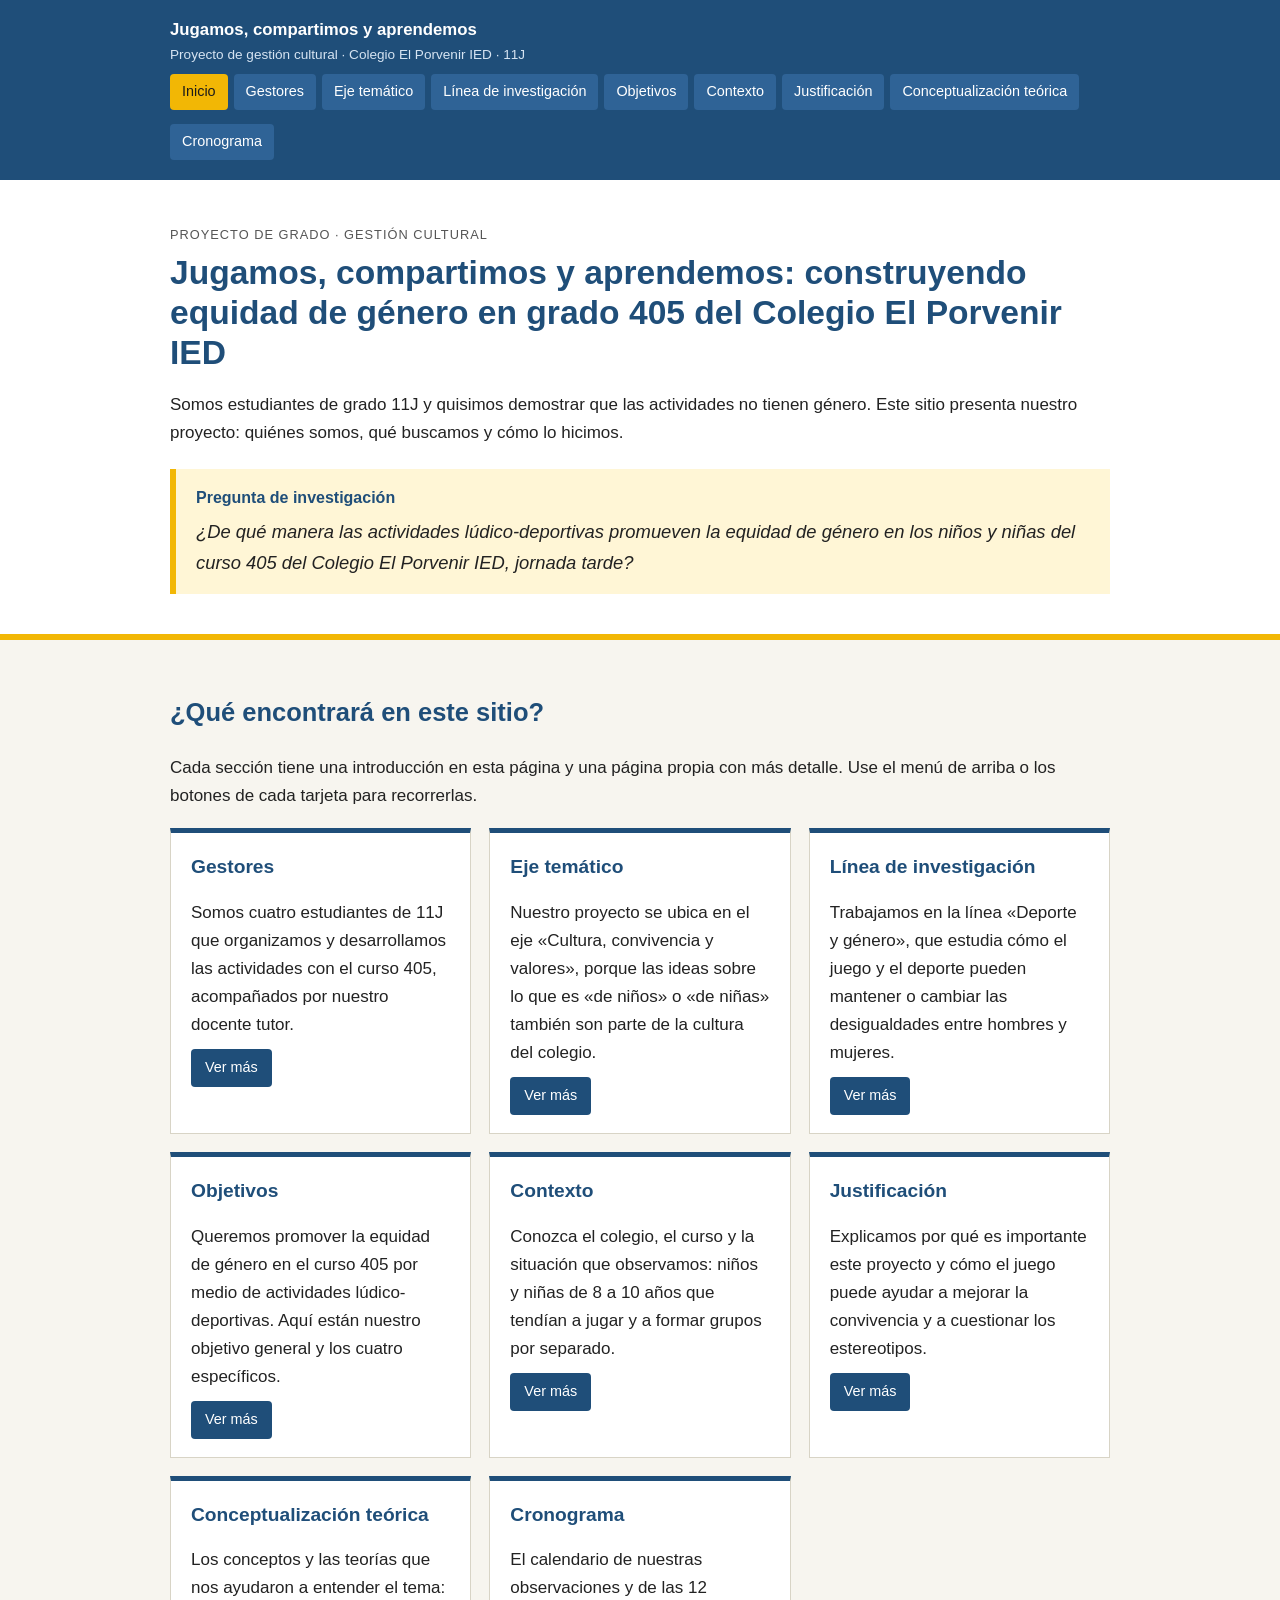
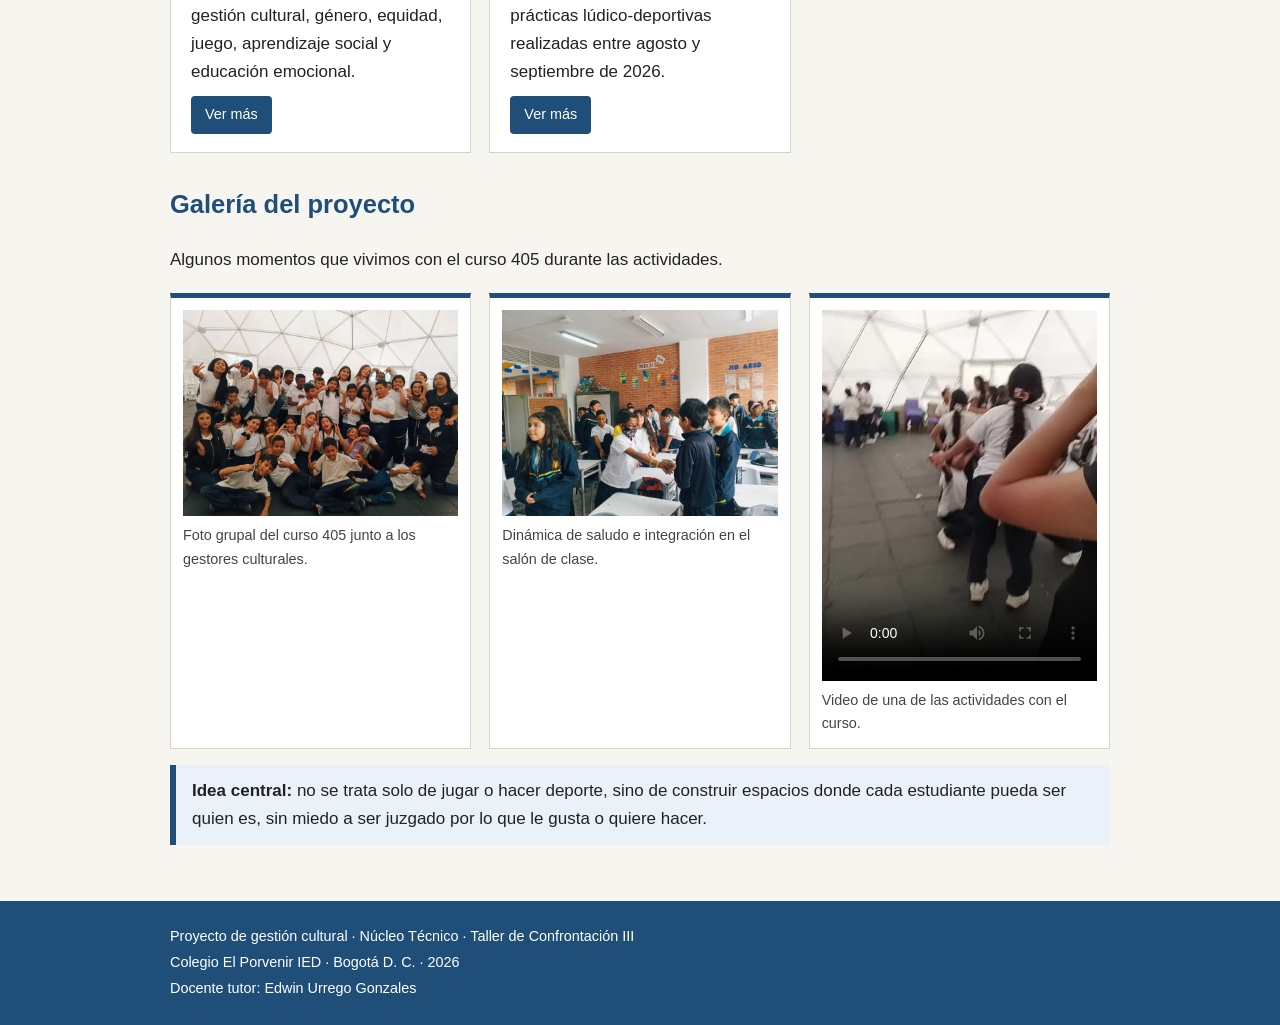
<file: index.html>
<!DOCTYPE html>
<html lang="es">
<head>
<meta charset="UTF-8">
<meta name="viewport" content="width=device-width, initial-scale=1">
<title>Inicio | Jugamos, compartimos y aprendemos</title>
<link rel="stylesheet" href="style.css">
</head>
<body>
<header>
<div class="contenedor">
<div class="marca">Jugamos, compartimos y aprendemos<span>Proyecto de gestión cultural · Colegio El Porvenir IED · 11J</span></div>
<nav aria-label="Menú principal"><ul><li><a href="index.html" class="activo">Inicio</a></li><li><a href="gestores.html">Gestores</a></li><li><a href="eje-tematico.html">Eje temático</a></li><li><a href="linea-investigacion.html">Línea de investigación</a></li><li><a href="objetivos.html">Objetivos</a></li><li><a href="contexto.html">Contexto</a></li><li><a href="justificacion.html">Justificación</a></li><li><a href="conceptualizacion-teorica.html">Conceptualización teórica</a></li><li><a href="cronograma.html">Cronograma</a></li></ul></nav>
</div>
</header>
<section class="portada">
<div class="contenedor">
<p class="etiqueta">Proyecto de grado · Gestión cultural</p>
<h1>Jugamos, compartimos y aprendemos: construyendo equidad de género en grado 405 del Colegio El Porvenir IED</h1>
<p>Somos estudiantes de grado 11J y quisimos demostrar que las actividades no tienen género. Este sitio presenta nuestro proyecto: quiénes somos, qué buscamos y cómo lo hicimos.</p>
<div class="pregunta">
<h2>Pregunta de investigación</h2>
<p>¿De qué manera las actividades lúdico-deportivas promueven la equidad de género en los niños y niñas del curso 405 del Colegio El Porvenir IED, jornada tarde?</p>
</div>
</div>
</section>
<main>
<div class="contenedor">
<h2>¿Qué encontrará en este sitio?</h2>
<p>Cada sección tiene una introducción en esta página y una página propia con más detalle. Use el menú de arriba o los botones de cada tarjeta para recorrerlas.</p>
<div class="rejilla"><article class="tarjeta"><h2>Gestores</h2><p>Somos cuatro estudiantes de 11J que organizamos y desarrollamos las actividades con el curso 405, acompañados por nuestro docente tutor.</p><a class="boton" href="gestores.html">Ver más</a></article><article class="tarjeta"><h2>Eje temático</h2><p>Nuestro proyecto se ubica en el eje «Cultura, convivencia y valores», porque las ideas sobre lo que es «de niños» o «de niñas» también son parte de la cultura del colegio.</p><a class="boton" href="eje-tematico.html">Ver más</a></article><article class="tarjeta"><h2>Línea de investigación</h2><p>Trabajamos en la línea «Deporte y género», que estudia cómo el juego y el deporte pueden mantener o cambiar las desigualdades entre hombres y mujeres.</p><a class="boton" href="linea-investigacion.html">Ver más</a></article><article class="tarjeta"><h2>Objetivos</h2><p>Queremos promover la equidad de género en el curso 405 por medio de actividades lúdico-deportivas. Aquí están nuestro objetivo general y los cuatro específicos.</p><a class="boton" href="objetivos.html">Ver más</a></article><article class="tarjeta"><h2>Contexto</h2><p>Conozca el colegio, el curso y la situación que observamos: niños y niñas de 8 a 10 años que tendían a jugar y a formar grupos por separado.</p><a class="boton" href="contexto.html">Ver más</a></article><article class="tarjeta"><h2>Justificación</h2><p>Explicamos por qué es importante este proyecto y cómo el juego puede ayudar a mejorar la convivencia y a cuestionar los estereotipos.</p><a class="boton" href="justificacion.html">Ver más</a></article><article class="tarjeta"><h2>Conceptualización teórica</h2><p>Los conceptos y las teorías que nos ayudaron a entender el tema: gestión cultural, género, equidad, juego, aprendizaje social y educación emocional.</p><a class="boton" href="conceptualizacion-teorica.html">Ver más</a></article><article class="tarjeta"><h2>Cronograma</h2><p>El calendario de nuestras observaciones y de las 12 prácticas lúdico-deportivas realizadas entre agosto y septiembre de 2026.</p><a class="boton" href="cronograma.html">Ver más</a></article></div>

<section class="galeria">
<h2>Galería del proyecto</h2>
<p>Algunos momentos que vivimos con el curso 405 durante las actividades.</p>
<div class="rejilla">
<figure class="tarjeta"><img src="img/grupo-405.jpg" alt="Foto grupal del curso 405 con los gestores del proyecto, haciendo gestos de alegría"><figcaption>Foto grupal del curso 405 junto a los gestores culturales.</figcaption></figure>
<figure class="tarjeta"><img src="img/actividad-salon.jpg" alt="Niños y niñas del curso 405 saludándose durante una dinámica en el salón"><figcaption>Dinámica de saludo e integración en el salón de clase.</figcaption></figure>
<figure class="tarjeta"><video controls preload="metadata" poster="img/video-portada.jpg"><source src="video/actividad.mp4" type="video/mp4">Su navegador no permite reproducir videos.</video><figcaption>Video de una de las actividades con el curso.</figcaption></figure>
</div>
</section>
<div class="nota"><strong>Idea central:</strong> no se trata solo de jugar o hacer deporte, sino de construir espacios donde cada estudiante pueda ser quien es, sin miedo a ser juzgado por lo que le gusta o quiere hacer.</div>
</div>
</main>
<footer>
<div class="contenedor">
<p>Proyecto de gestión cultural · Núcleo Técnico · Taller de Confrontación III</p>
<p>Colegio El Porvenir IED · Bogotá D. C. · 2026</p>
<p>Docente tutor: Edwin Urrego Gonzales</p>
</div>
</footer>
</body>
</html>
</file>
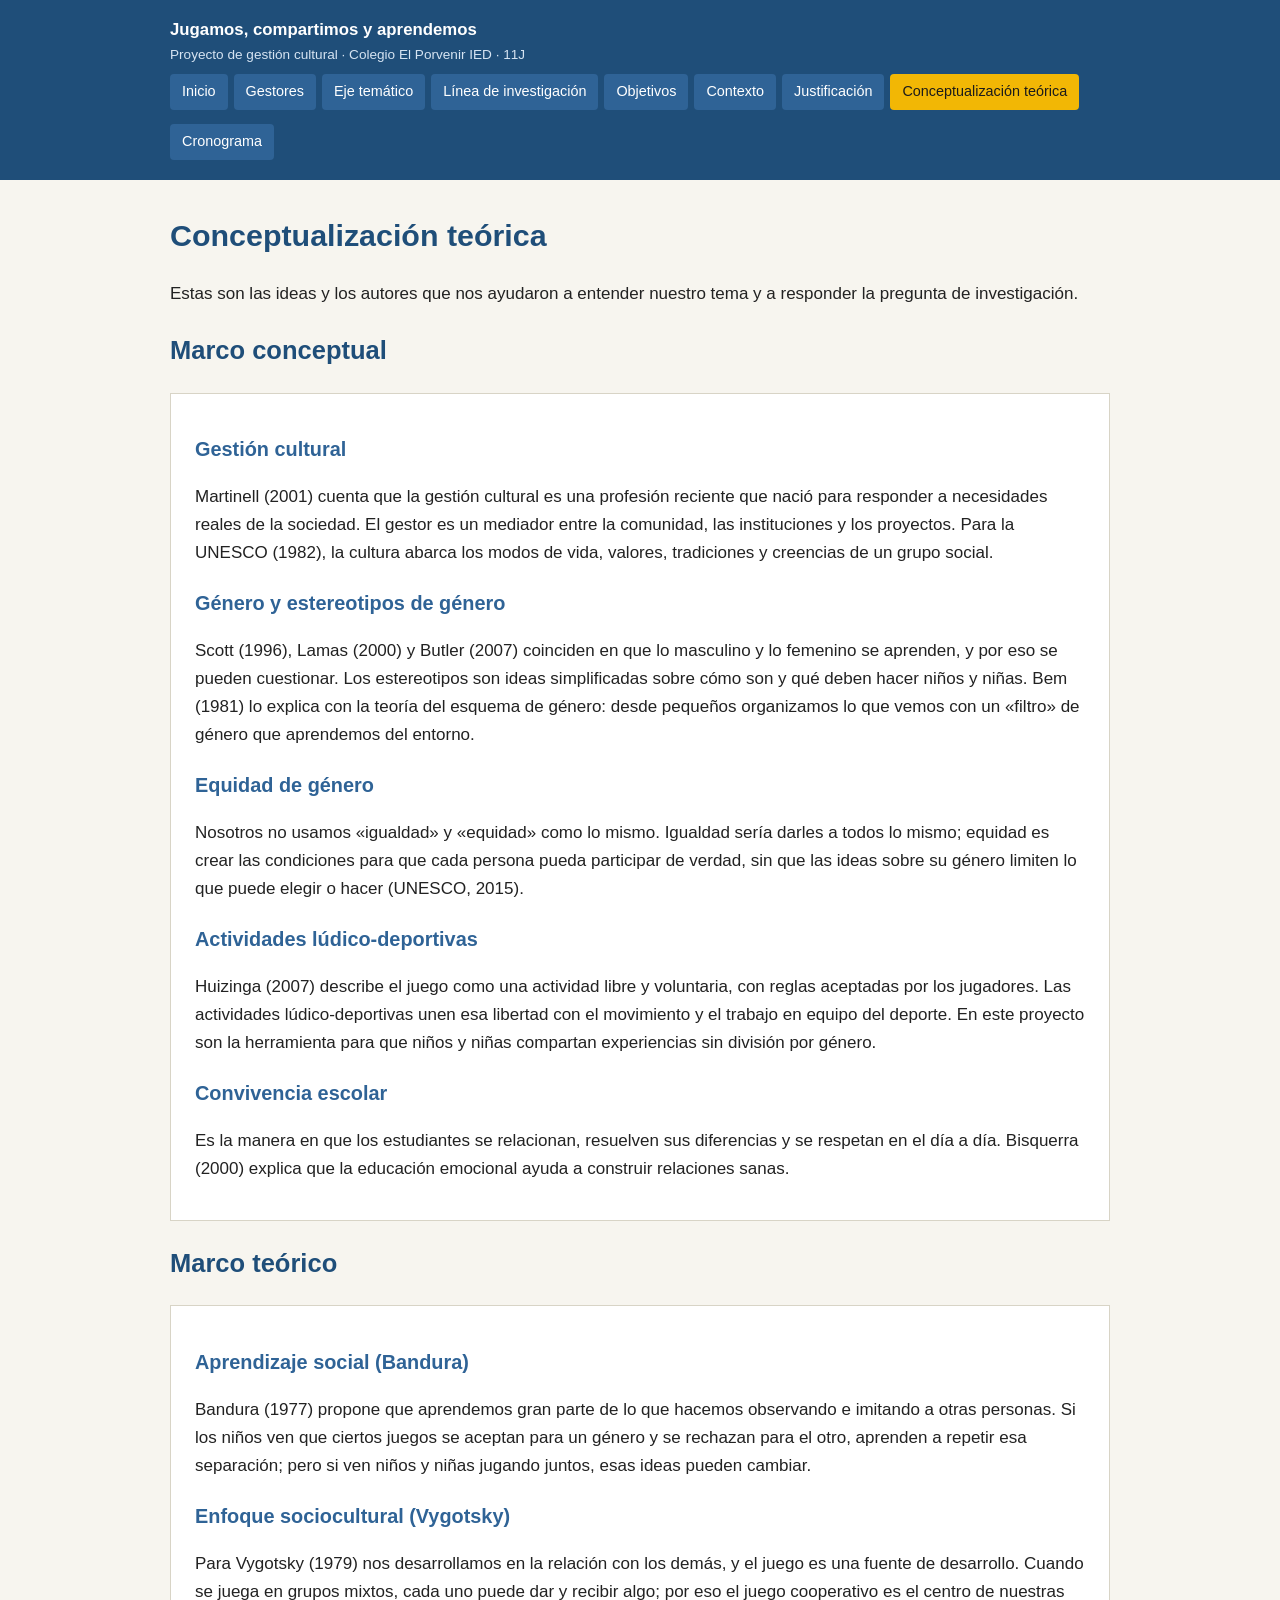
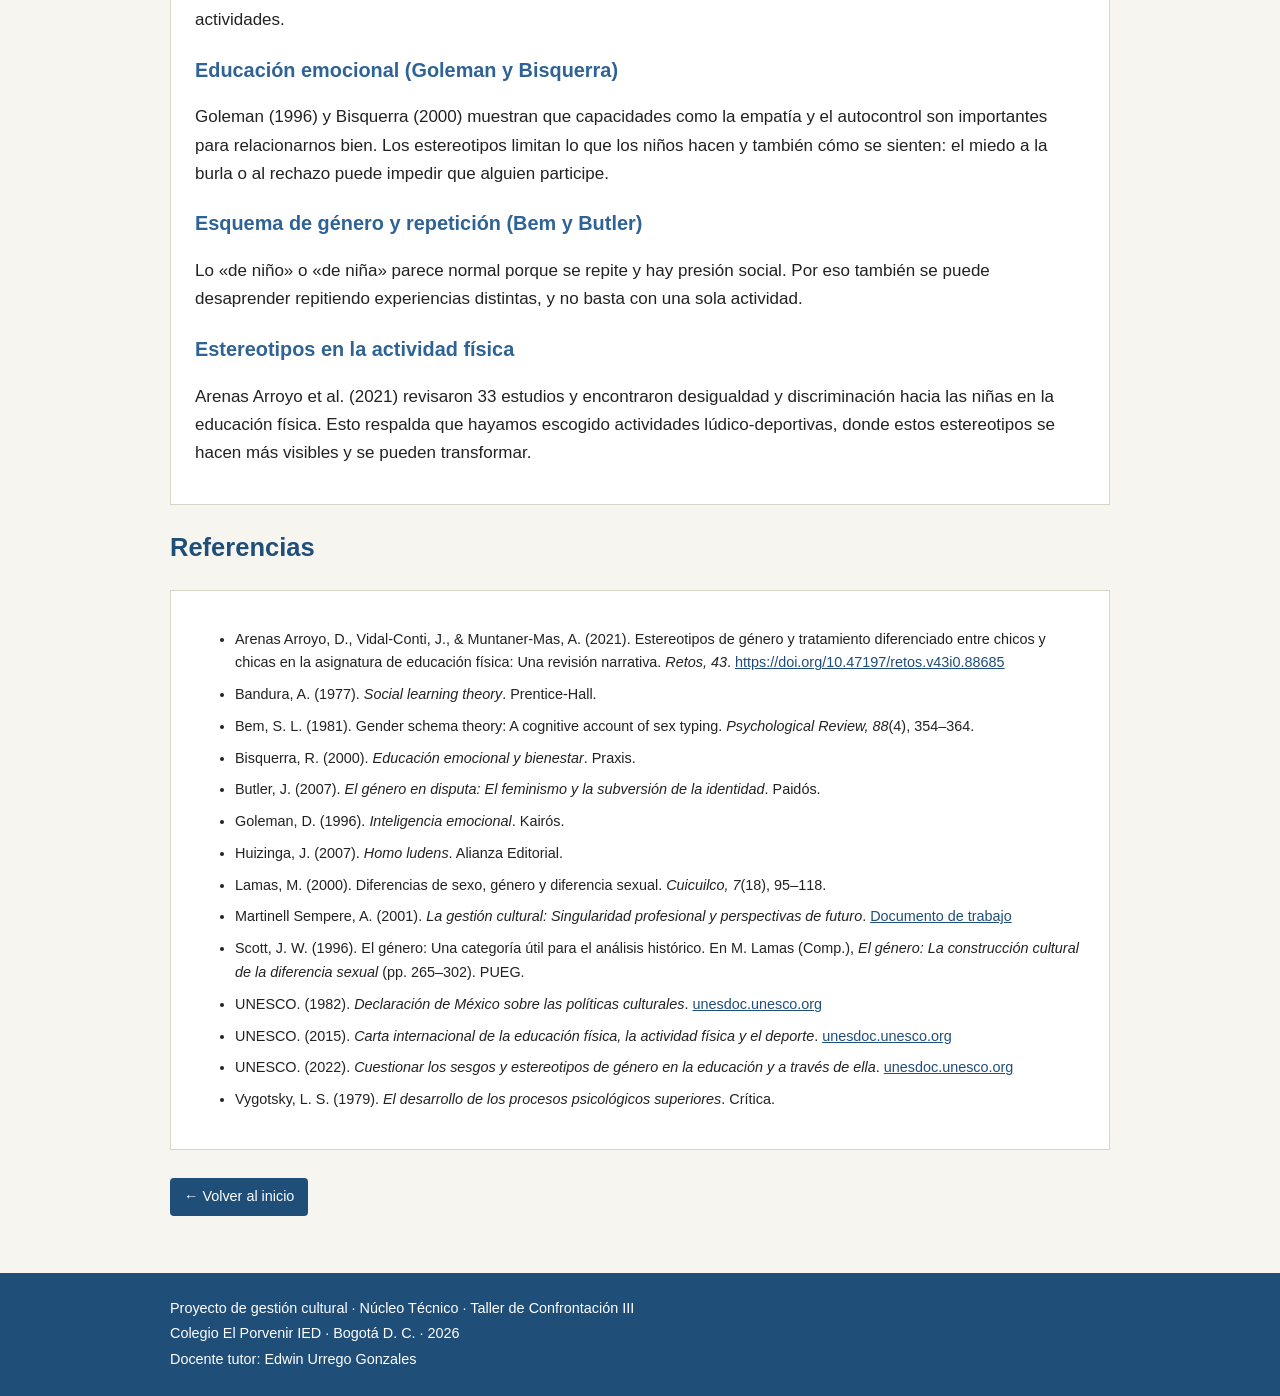
<file: conceptualizacion-teorica.html>
<!DOCTYPE html>
<html lang="es">
<head>
<meta charset="UTF-8">
<meta name="viewport" content="width=device-width, initial-scale=1">
<title>Conceptualización teórica | Jugamos, compartimos y aprendemos</title>
<link rel="stylesheet" href="style.css">
</head>
<body>
<header>
<div class="contenedor">
<div class="marca">Jugamos, compartimos y aprendemos<span>Proyecto de gestión cultural · Colegio El Porvenir IED · 11J</span></div>
<nav aria-label="Menú principal"><ul><li><a href="index.html">Inicio</a></li><li><a href="gestores.html">Gestores</a></li><li><a href="eje-tematico.html">Eje temático</a></li><li><a href="linea-investigacion.html">Línea de investigación</a></li><li><a href="objetivos.html">Objetivos</a></li><li><a href="contexto.html">Contexto</a></li><li><a href="justificacion.html">Justificación</a></li><li><a href="conceptualizacion-teorica.html" class="activo">Conceptualización teórica</a></li><li><a href="cronograma.html">Cronograma</a></li></ul></nav>
</div>
</header>

<main>
<div class="contenedor">
<h1 class="titulo">Conceptualización teórica</h1>
<p>Estas son las ideas y los autores que nos ayudaron a entender nuestro tema y a responder la pregunta de investigación.</p>

<h2>Marco conceptual</h2>
<div class="caja">
<h3>Gestión cultural</h3>
<p>Martinell (2001) cuenta que la gestión cultural es una profesión reciente que nació para responder a necesidades reales de la sociedad. El gestor es un mediador entre la comunidad, las instituciones y los proyectos. Para la UNESCO (1982), la cultura abarca los modos de vida, valores, tradiciones y creencias de un grupo social.</p>
<h3>Género y estereotipos de género</h3>
<p>Scott (1996), Lamas (2000) y Butler (2007) coinciden en que lo masculino y lo femenino se aprenden, y por eso se pueden cuestionar. Los estereotipos son ideas simplificadas sobre cómo son y qué deben hacer niños y niñas. Bem (1981) lo explica con la teoría del esquema de género: desde pequeños organizamos lo que vemos con un «filtro» de género que aprendemos del entorno.</p>
<h3>Equidad de género</h3>
<p>Nosotros no usamos «igualdad» y «equidad» como lo mismo. Igualdad sería darles a todos lo mismo; equidad es crear las condiciones para que cada persona pueda participar de verdad, sin que las ideas sobre su género limiten lo que puede elegir o hacer (UNESCO, 2015).</p>
<h3>Actividades lúdico-deportivas</h3>
<p>Huizinga (2007) describe el juego como una actividad libre y voluntaria, con reglas aceptadas por los jugadores. Las actividades lúdico-deportivas unen esa libertad con el movimiento y el trabajo en equipo del deporte. En este proyecto son la herramienta para que niños y niñas compartan experiencias sin división por género.</p>
<h3>Convivencia escolar</h3>
<p>Es la manera en que los estudiantes se relacionan, resuelven sus diferencias y se respetan en el día a día. Bisquerra (2000) explica que la educación emocional ayuda a construir relaciones sanas.</p>
</div>

<h2>Marco teórico</h2>
<div class="caja">
<h3>Aprendizaje social (Bandura)</h3>
<p>Bandura (1977) propone que aprendemos gran parte de lo que hacemos observando e imitando a otras personas. Si los niños ven que ciertos juegos se aceptan para un género y se rechazan para el otro, aprenden a repetir esa separación; pero si ven niños y niñas jugando juntos, esas ideas pueden cambiar.</p>
<h3>Enfoque sociocultural (Vygotsky)</h3>
<p>Para Vygotsky (1979) nos desarrollamos en la relación con los demás, y el juego es una fuente de desarrollo. Cuando se juega en grupos mixtos, cada uno puede dar y recibir algo; por eso el juego cooperativo es el centro de nuestras actividades.</p>
<h3>Educación emocional (Goleman y Bisquerra)</h3>
<p>Goleman (1996) y Bisquerra (2000) muestran que capacidades como la empatía y el autocontrol son importantes para relacionarnos bien. Los estereotipos limitan lo que los niños hacen y también cómo se sienten: el miedo a la burla o al rechazo puede impedir que alguien participe.</p>
<h3>Esquema de género y repetición (Bem y Butler)</h3>
<p>Lo «de niño» o «de niña» parece normal porque se repite y hay presión social. Por eso también se puede desaprender repitiendo experiencias distintas, y no basta con una sola actividad.</p>
<h3>Estereotipos en la actividad física</h3>
<p>Arenas Arroyo et al. (2021) revisaron 33 estudios y encontraron desigualdad y discriminación hacia las niñas en la educación física. Esto respalda que hayamos escogido actividades lúdico-deportivas, donde estos estereotipos se hacen más visibles y se pueden transformar.</p>
</div>

<h2>Referencias</h2>
<div class="caja">
<ul class="referencias">
<li>Arenas Arroyo, D., Vidal-Conti, J., &amp; Muntaner-Mas, A. (2021). Estereotipos de género y tratamiento diferenciado entre chicos y chicas en la asignatura de educación física: Una revisión narrativa. <em>Retos, 43</em>. <a href="https://doi.org/10.47197/retos.v43i0.88685">https://doi.org/10.47197/retos.v43i0.88685</a></li>
<li>Bandura, A. (1977). <em>Social learning theory</em>. Prentice-Hall.</li>
<li>Bem, S. L. (1981). Gender schema theory: A cognitive account of sex typing. <em>Psychological Review, 88</em>(4), 354–364.</li>
<li>Bisquerra, R. (2000). <em>Educación emocional y bienestar</em>. Praxis.</li>
<li>Butler, J. (2007). <em>El género en disputa: El feminismo y la subversión de la identidad</em>. Paidós.</li>
<li>Goleman, D. (1996). <em>Inteligencia emocional</em>. Kairós.</li>
<li>Huizinga, J. (2007). <em>Homo ludens</em>. Alianza Editorial.</li>
<li>Lamas, M. (2000). Diferencias de sexo, género y diferencia sexual. <em>Cuicuilco, 7</em>(18), 95–118.</li>
<li>Martinell Sempere, A. (2001). <em>La gestión cultural: Singularidad profesional y perspectivas de futuro</em>. <a href="https://www.oibc.oei.es/uploads/attachments/75/La_Gestion_Cultural_-_Singularidad_profesional_y_perspectivas_de_futuro.pdf">Documento de trabajo</a></li>
<li>Scott, J. W. (1996). El género: Una categoría útil para el análisis histórico. En M. Lamas (Comp.), <em>El género: La construcción cultural de la diferencia sexual</em> (pp. 265–302). PUEG.</li>
<li>UNESCO. (1982). <em>Declaración de México sobre las políticas culturales</em>. <a href="https://unesdoc.unesco.org/ark:/48223/pf0000050419">unesdoc.unesco.org</a></li>
<li>UNESCO. (2015). <em>Carta internacional de la educación física, la actividad física y el deporte</em>. <a href="https://unesdoc.unesco.org/ark:/48223/pf0000235409_spa">unesdoc.unesco.org</a></li>
<li>UNESCO. (2022). <em>Cuestionar los sesgos y estereotipos de género en la educación y a través de ella</em>. <a href="https://unesdoc.unesco.org/ark:/48223/pf0000380827_spa">unesdoc.unesco.org</a></li>
<li>Vygotsky, L. S. (1979). <em>El desarrollo de los procesos psicológicos superiores</em>. Crítica.</li>
</ul>
</div>
<p class="pie-pagina"><a class="boton" href="index.html">← Volver al inicio</a></p>
</div>
</main>
<footer>
<div class="contenedor">
<p>Proyecto de gestión cultural · Núcleo Técnico · Taller de Confrontación III</p>
<p>Colegio El Porvenir IED · Bogotá D. C. · 2026</p>
<p>Docente tutor: Edwin Urrego Gonzales</p>
</div>
</footer>
</body>
</html>
</file>
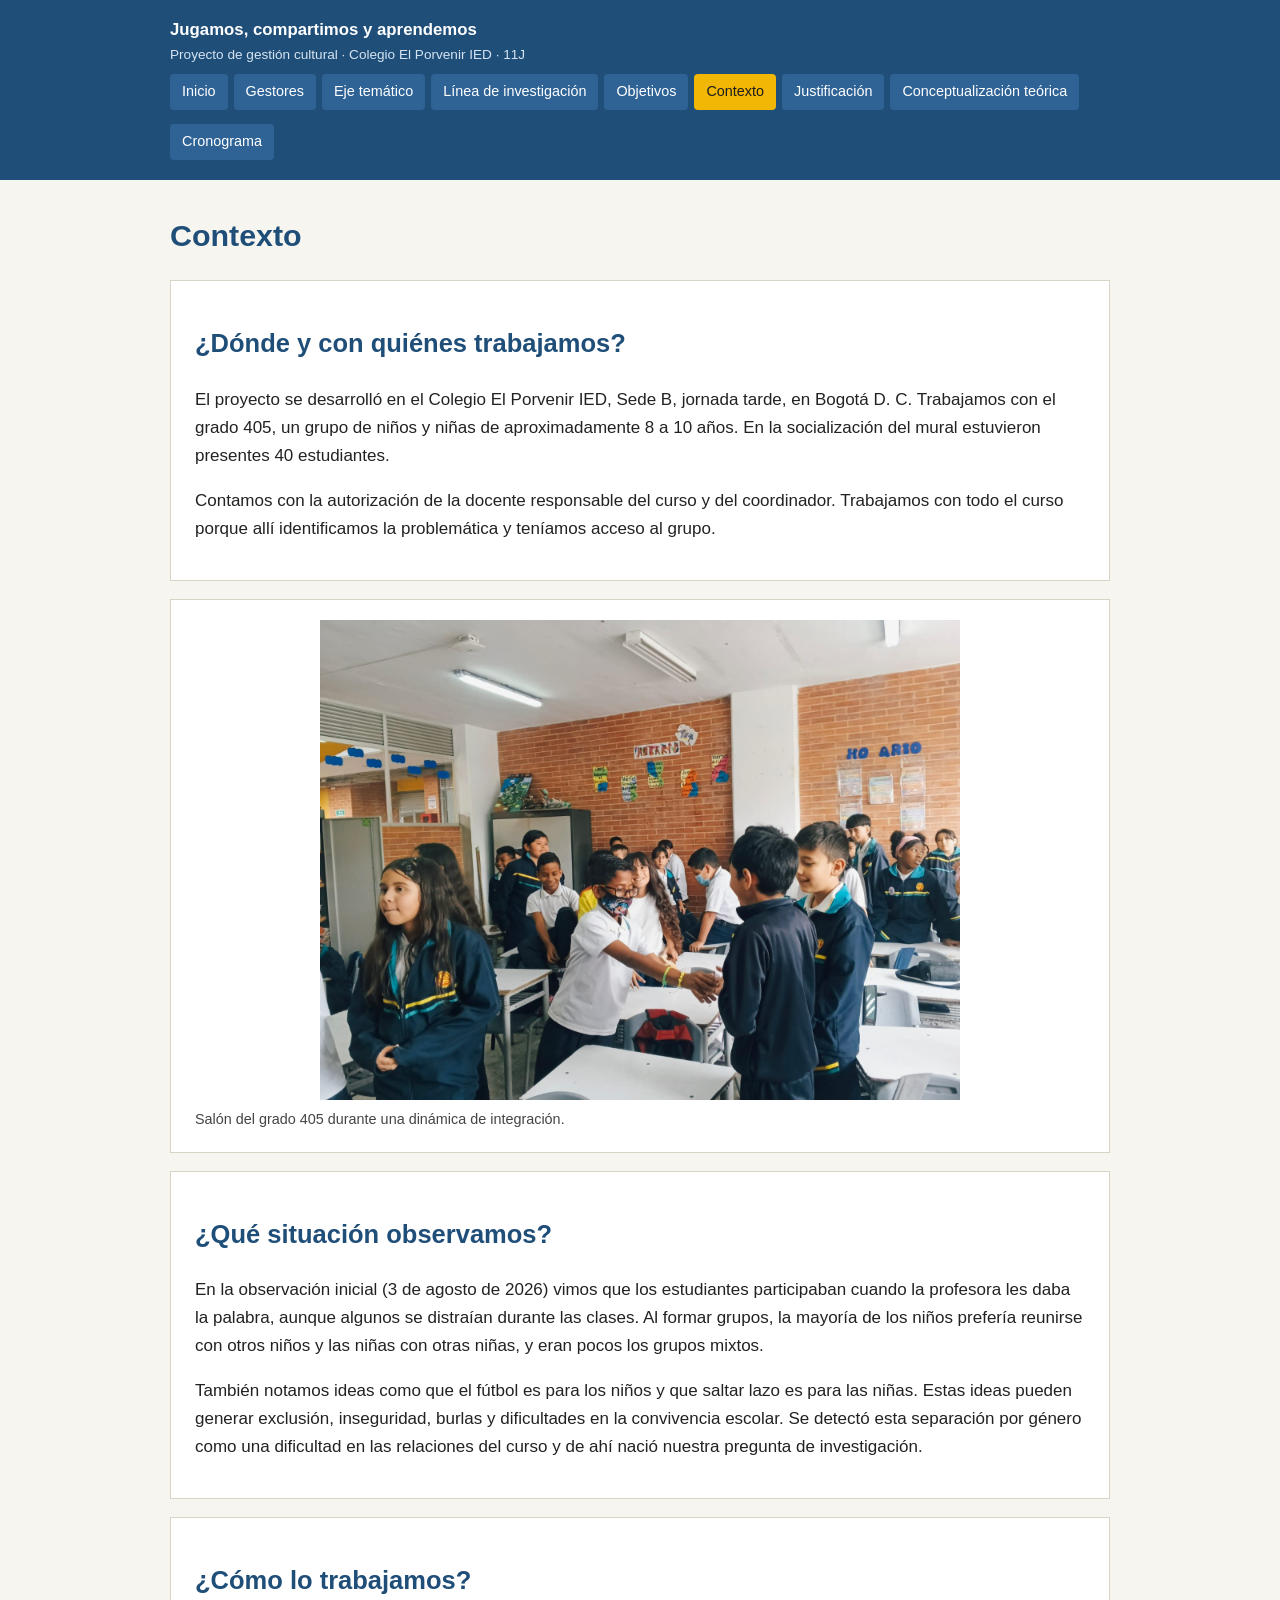
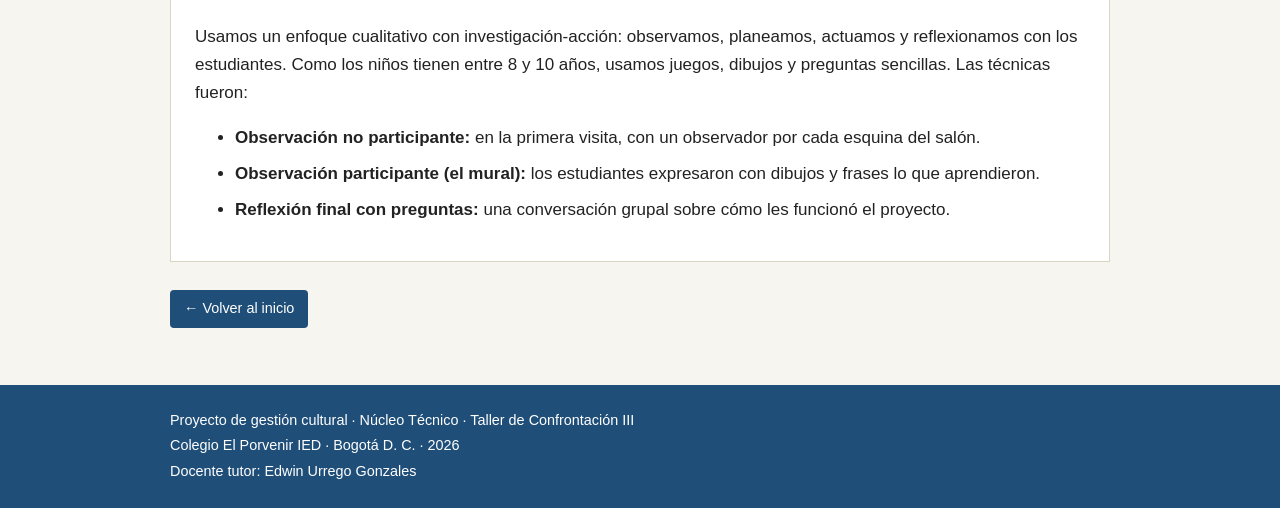
<file: contexto.html>
<!DOCTYPE html>
<html lang="es">
<head>
<meta charset="UTF-8">
<meta name="viewport" content="width=device-width, initial-scale=1">
<title>Contexto | Jugamos, compartimos y aprendemos</title>
<link rel="stylesheet" href="style.css">
</head>
<body>
<header>
<div class="contenedor">
<div class="marca">Jugamos, compartimos y aprendemos<span>Proyecto de gestión cultural · Colegio El Porvenir IED · 11J</span></div>
<nav aria-label="Menú principal"><ul><li><a href="index.html">Inicio</a></li><li><a href="gestores.html">Gestores</a></li><li><a href="eje-tematico.html">Eje temático</a></li><li><a href="linea-investigacion.html">Línea de investigación</a></li><li><a href="objetivos.html">Objetivos</a></li><li><a href="contexto.html" class="activo">Contexto</a></li><li><a href="justificacion.html">Justificación</a></li><li><a href="conceptualizacion-teorica.html">Conceptualización teórica</a></li><li><a href="cronograma.html">Cronograma</a></li></ul></nav>
</div>
</header>

<main>
<div class="contenedor">
<h1 class="titulo">Contexto</h1>
<div class="caja">
<h2>¿Dónde y con quiénes trabajamos?</h2>
<p>El proyecto se desarrolló en el Colegio El Porvenir IED, Sede B, jornada tarde, en Bogotá D. C. Trabajamos con el grado 405, un grupo de niños y niñas de aproximadamente 8 a 10 años. En la socialización del mural estuvieron presentes 40 estudiantes.</p>
<p>Contamos con la autorización de la docente responsable del curso y del coordinador. Trabajamos con todo el curso porque allí identificamos la problemática y teníamos acceso al grupo.</p>
</div>
<figure class="caja"><img src="img/actividad-salon.jpg" alt="Niños y niñas del curso 405 saludándose durante una dinámica en el salón"><figcaption>Salón del grado 405 durante una dinámica de integración.</figcaption></figure>
<div class="caja">
<h2>¿Qué situación observamos?</h2>
<p>En la observación inicial (3 de agosto de 2026) vimos que los estudiantes participaban cuando la profesora les daba la palabra, aunque algunos se distraían durante las clases. Al formar grupos, la mayoría de los niños prefería reunirse con otros niños y las niñas con otras niñas, y eran pocos los grupos mixtos.</p>
<p>También notamos ideas como que el fútbol es para los niños y que saltar lazo es para las niñas. Estas ideas pueden generar exclusión, inseguridad, burlas y dificultades en la convivencia escolar. Se detectó esta separación por género como una dificultad en las relaciones del curso y de ahí nació nuestra pregunta de investigación.</p>
</div>
<div class="caja">
<h2>¿Cómo lo trabajamos?</h2>
<p>Usamos un enfoque cualitativo con investigación-acción: observamos, planeamos, actuamos y reflexionamos con los estudiantes. Como los niños tienen entre 8 y 10 años, usamos juegos, dibujos y preguntas sencillas. Las técnicas fueron:</p>
<ul>
<li><strong>Observación no participante:</strong> en la primera visita, con un observador por cada esquina del salón.</li>
<li><strong>Observación participante (el mural):</strong> los estudiantes expresaron con dibujos y frases lo que aprendieron.</li>
<li><strong>Reflexión final con preguntas:</strong> una conversación grupal sobre cómo les funcionó el proyecto.</li>
</ul>
</div>
<p class="pie-pagina"><a class="boton" href="index.html">← Volver al inicio</a></p>
</div>
</main>
<footer>
<div class="contenedor">
<p>Proyecto de gestión cultural · Núcleo Técnico · Taller de Confrontación III</p>
<p>Colegio El Porvenir IED · Bogotá D. C. · 2026</p>
<p>Docente tutor: Edwin Urrego Gonzales</p>
</div>
</footer>
</body>
</html>
</file>
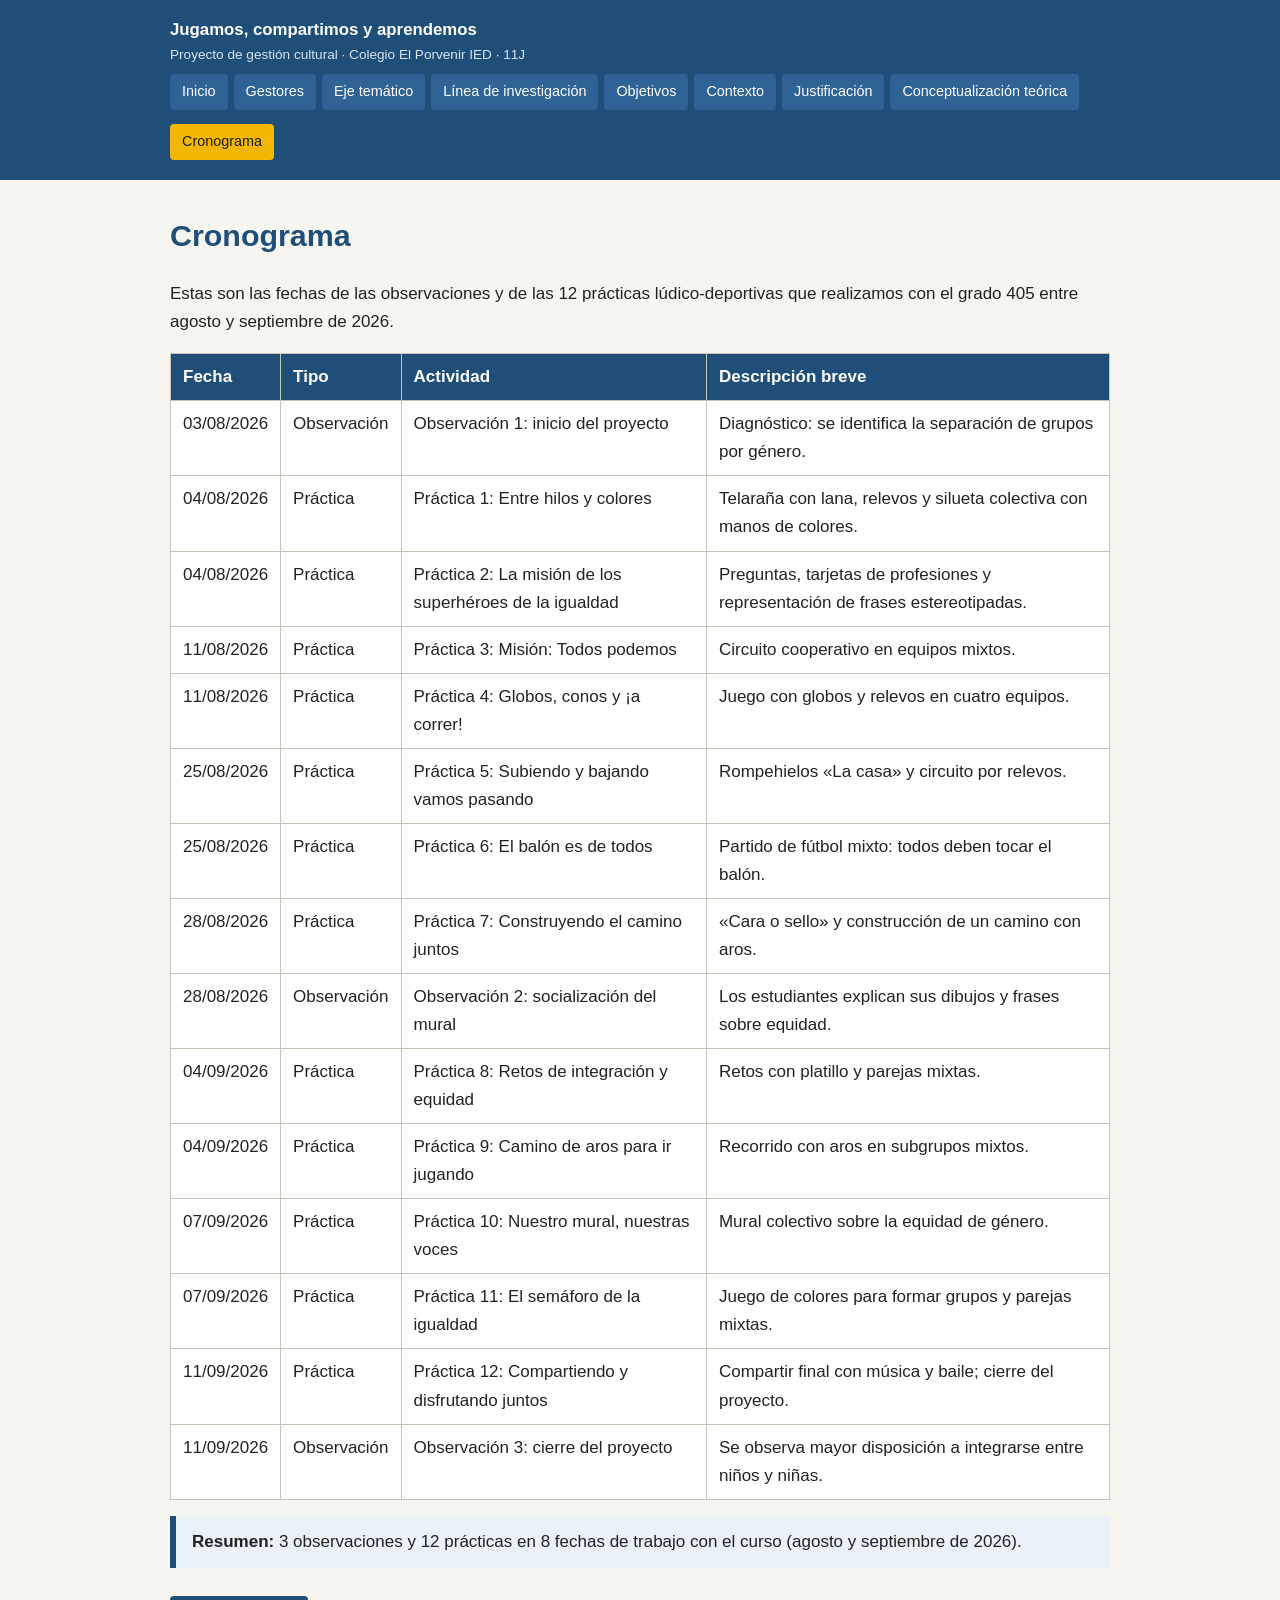
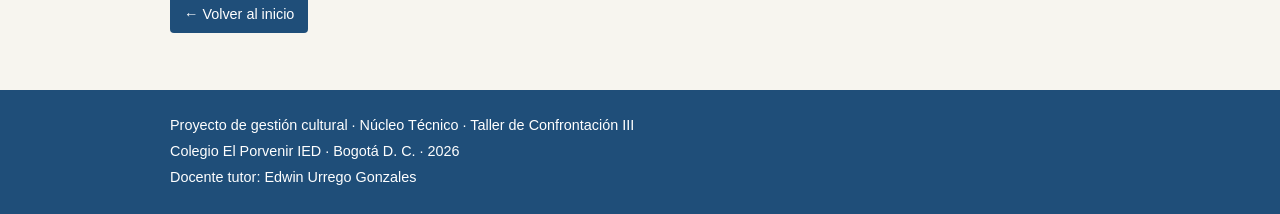
<file: cronograma.html>
<!DOCTYPE html>
<html lang="es">
<head>
<meta charset="UTF-8">
<meta name="viewport" content="width=device-width, initial-scale=1">
<title>Cronograma | Jugamos, compartimos y aprendemos</title>
<link rel="stylesheet" href="style.css">
</head>
<body>
<header>
<div class="contenedor">
<div class="marca">Jugamos, compartimos y aprendemos<span>Proyecto de gestión cultural · Colegio El Porvenir IED · 11J</span></div>
<nav aria-label="Menú principal"><ul><li><a href="index.html">Inicio</a></li><li><a href="gestores.html">Gestores</a></li><li><a href="eje-tematico.html">Eje temático</a></li><li><a href="linea-investigacion.html">Línea de investigación</a></li><li><a href="objetivos.html">Objetivos</a></li><li><a href="contexto.html">Contexto</a></li><li><a href="justificacion.html">Justificación</a></li><li><a href="conceptualizacion-teorica.html">Conceptualización teórica</a></li><li><a href="cronograma.html" class="activo">Cronograma</a></li></ul></nav>
</div>
</header>

<main>
<div class="contenedor">
<h1 class="titulo">Cronograma</h1>
<p>Estas son las fechas de las observaciones y de las 12 prácticas lúdico-deportivas que realizamos con el grado 405 entre agosto y septiembre de 2026.</p>
<div class="tabla-scroll">
<table>
<thead><tr><th>Fecha</th><th>Tipo</th><th>Actividad</th><th>Descripción breve</th></tr></thead>
<tbody><tr><td>03/08/2026</td><td>Observación</td><td>Observación 1: inicio del proyecto</td><td>Diagnóstico: se identifica la separación de grupos por género.</td></tr><tr><td>04/08/2026</td><td>Práctica</td><td>Práctica 1: Entre hilos y colores</td><td>Telaraña con lana, relevos y silueta colectiva con manos de colores.</td></tr><tr><td>04/08/2026</td><td>Práctica</td><td>Práctica 2: La misión de los superhéroes de la igualdad</td><td>Preguntas, tarjetas de profesiones y representación de frases estereotipadas.</td></tr><tr><td>11/08/2026</td><td>Práctica</td><td>Práctica 3: Misión: Todos podemos</td><td>Circuito cooperativo en equipos mixtos.</td></tr><tr><td>11/08/2026</td><td>Práctica</td><td>Práctica 4: Globos, conos y ¡a correr!</td><td>Juego con globos y relevos en cuatro equipos.</td></tr><tr><td>25/08/2026</td><td>Práctica</td><td>Práctica 5: Subiendo y bajando vamos pasando</td><td>Rompehielos «La casa» y circuito por relevos.</td></tr><tr><td>25/08/2026</td><td>Práctica</td><td>Práctica 6: El balón es de todos</td><td>Partido de fútbol mixto: todos deben tocar el balón.</td></tr><tr><td>28/08/2026</td><td>Práctica</td><td>Práctica 7: Construyendo el camino juntos</td><td>«Cara o sello» y construcción de un camino con aros.</td></tr><tr><td>28/08/2026</td><td>Observación</td><td>Observación 2: socialización del mural</td><td>Los estudiantes explican sus dibujos y frases sobre equidad.</td></tr><tr><td>04/09/2026</td><td>Práctica</td><td>Práctica 8: Retos de integración y equidad</td><td>Retos con platillo y parejas mixtas.</td></tr><tr><td>04/09/2026</td><td>Práctica</td><td>Práctica 9: Camino de aros para ir jugando</td><td>Recorrido con aros en subgrupos mixtos.</td></tr><tr><td>07/09/2026</td><td>Práctica</td><td>Práctica 10: Nuestro mural, nuestras voces</td><td>Mural colectivo sobre la equidad de género.</td></tr><tr><td>07/09/2026</td><td>Práctica</td><td>Práctica 11: El semáforo de la igualdad</td><td>Juego de colores para formar grupos y parejas mixtas.</td></tr><tr><td>11/09/2026</td><td>Práctica</td><td>Práctica 12: Compartiendo y disfrutando juntos</td><td>Compartir final con música y baile; cierre del proyecto.</td></tr><tr><td>11/09/2026</td><td>Observación</td><td>Observación 3: cierre del proyecto</td><td>Se observa mayor disposición a integrarse entre niños y niñas.</td></tr></tbody>
</table>
</div>
<div class="nota"><strong>Resumen:</strong> 3 observaciones y 12 prácticas en 8 fechas de trabajo con el curso (agosto y septiembre de 2026).</div>
<p class="pie-pagina"><a class="boton" href="index.html">← Volver al inicio</a></p>
</div>
</main>
<footer>
<div class="contenedor">
<p>Proyecto de gestión cultural · Núcleo Técnico · Taller de Confrontación III</p>
<p>Colegio El Porvenir IED · Bogotá D. C. · 2026</p>
<p>Docente tutor: Edwin Urrego Gonzales</p>
</div>
</footer>
</body>
</html>
</file>
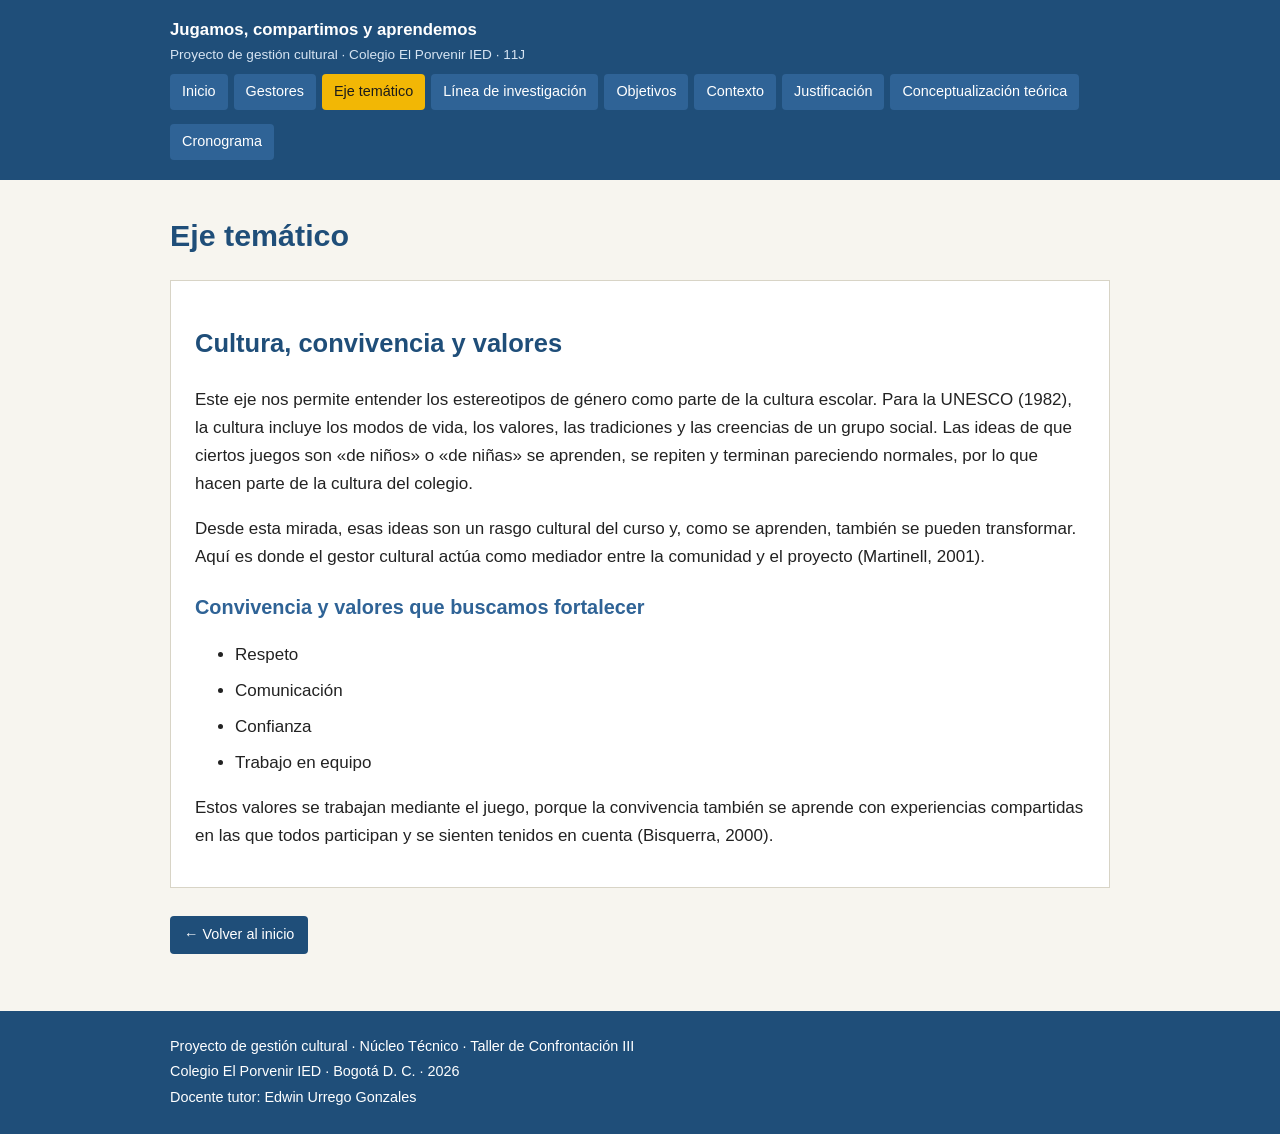
<file: eje-tematico.html>
<!DOCTYPE html>
<html lang="es">
<head>
<meta charset="UTF-8">
<meta name="viewport" content="width=device-width, initial-scale=1">
<title>Eje temático | Jugamos, compartimos y aprendemos</title>
<link rel="stylesheet" href="style.css">
</head>
<body>
<header>
<div class="contenedor">
<div class="marca">Jugamos, compartimos y aprendemos<span>Proyecto de gestión cultural · Colegio El Porvenir IED · 11J</span></div>
<nav aria-label="Menú principal"><ul><li><a href="index.html">Inicio</a></li><li><a href="gestores.html">Gestores</a></li><li><a href="eje-tematico.html" class="activo">Eje temático</a></li><li><a href="linea-investigacion.html">Línea de investigación</a></li><li><a href="objetivos.html">Objetivos</a></li><li><a href="contexto.html">Contexto</a></li><li><a href="justificacion.html">Justificación</a></li><li><a href="conceptualizacion-teorica.html">Conceptualización teórica</a></li><li><a href="cronograma.html">Cronograma</a></li></ul></nav>
</div>
</header>

<main>
<div class="contenedor">
<h1 class="titulo">Eje temático</h1>
<div class="caja">
<h2>Cultura, convivencia y valores</h2>
<p>Este eje nos permite entender los estereotipos de género como parte de la cultura escolar. Para la UNESCO (1982), la cultura incluye los modos de vida, los valores, las tradiciones y las creencias de un grupo social. Las ideas de que ciertos juegos son «de niños» o «de niñas» se aprenden, se repiten y terminan pareciendo normales, por lo que hacen parte de la cultura del colegio.</p>
<p>Desde esta mirada, esas ideas son un rasgo cultural del curso y, como se aprenden, también se pueden transformar. Aquí es donde el gestor cultural actúa como mediador entre la comunidad y el proyecto (Martinell, 2001).</p>
<h3>Convivencia y valores que buscamos fortalecer</h3>
<ul>
<li>Respeto</li>
<li>Comunicación</li>
<li>Confianza</li>
<li>Trabajo en equipo</li>
</ul>
<p>Estos valores se trabajan mediante el juego, porque la convivencia también se aprende con experiencias compartidas en las que todos participan y se sienten tenidos en cuenta (Bisquerra, 2000).</p>
</div>
<p class="pie-pagina"><a class="boton" href="index.html">← Volver al inicio</a></p>
</div>
</main>
<footer>
<div class="contenedor">
<p>Proyecto de gestión cultural · Núcleo Técnico · Taller de Confrontación III</p>
<p>Colegio El Porvenir IED · Bogotá D. C. · 2026</p>
<p>Docente tutor: Edwin Urrego Gonzales</p>
</div>
</footer>
</body>
</html>
</file>
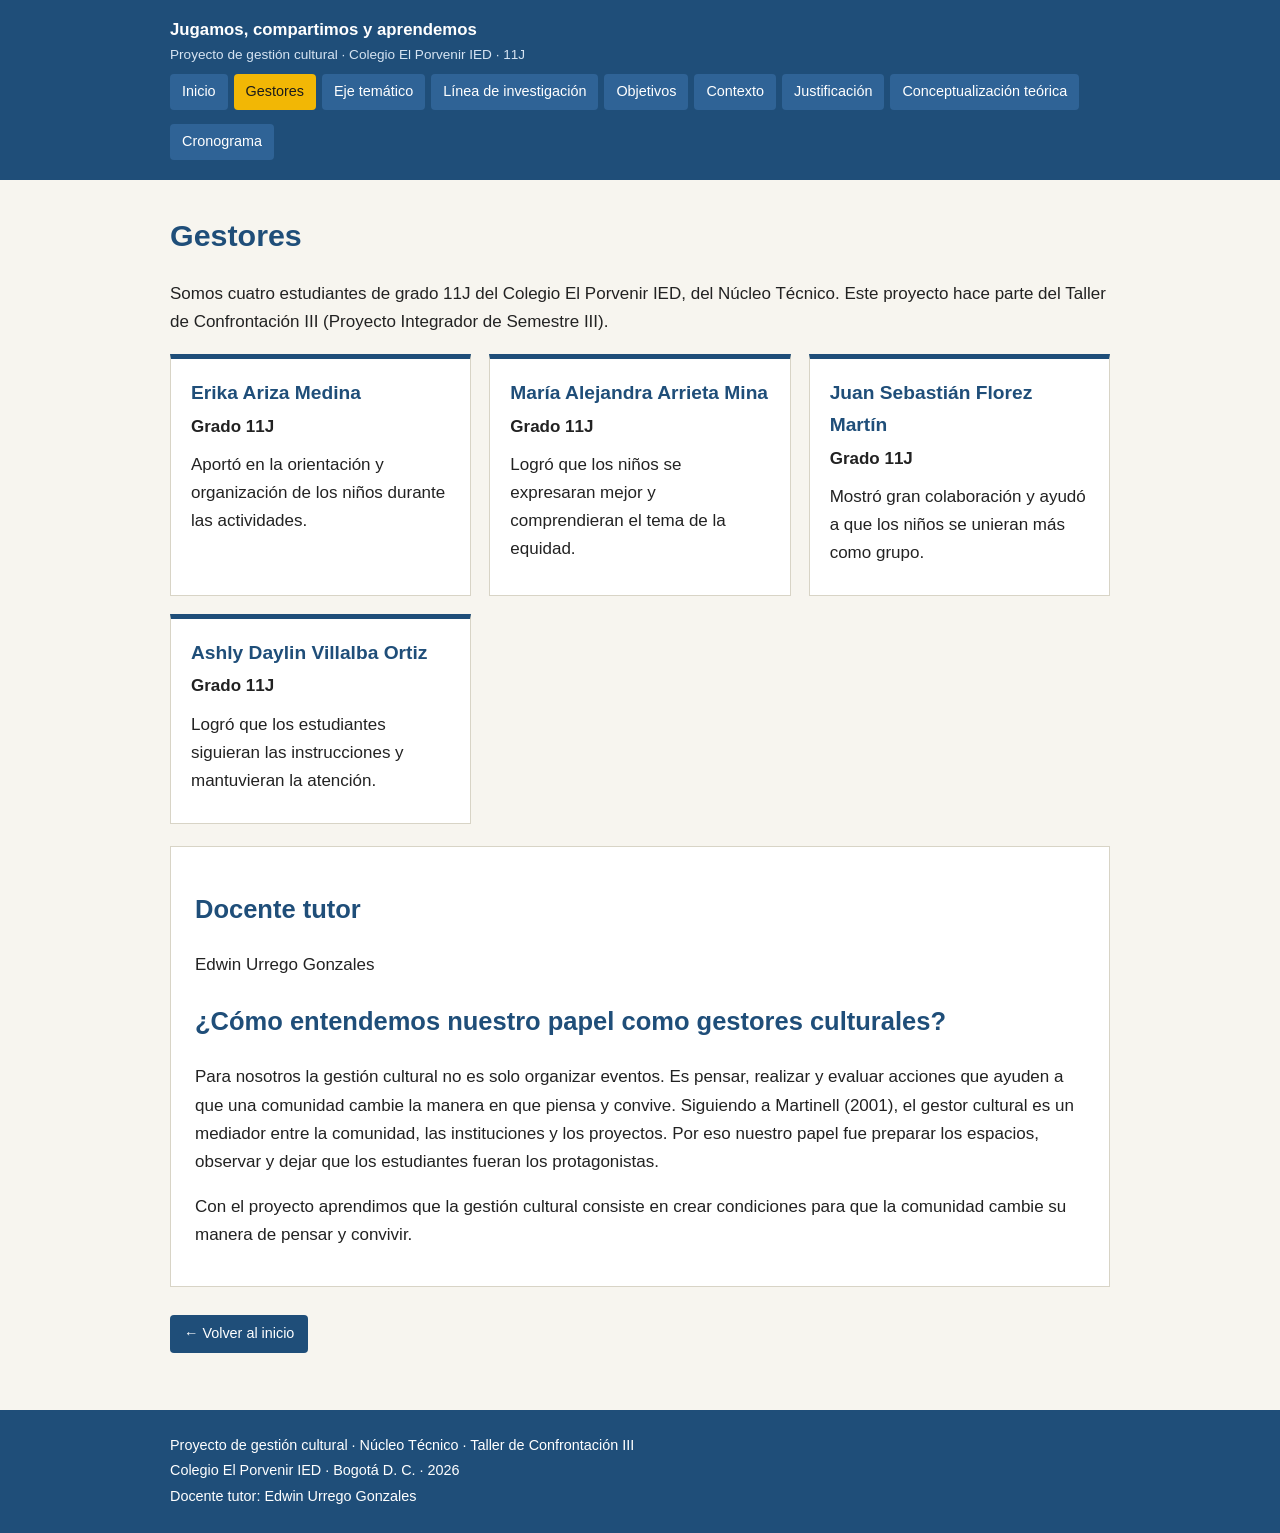
<file: gestores.html>
<!DOCTYPE html>
<html lang="es">
<head>
<meta charset="UTF-8">
<meta name="viewport" content="width=device-width, initial-scale=1">
<title>Gestores | Jugamos, compartimos y aprendemos</title>
<link rel="stylesheet" href="style.css">
</head>
<body>
<header>
<div class="contenedor">
<div class="marca">Jugamos, compartimos y aprendemos<span>Proyecto de gestión cultural · Colegio El Porvenir IED · 11J</span></div>
<nav aria-label="Menú principal"><ul><li><a href="index.html">Inicio</a></li><li><a href="gestores.html" class="activo">Gestores</a></li><li><a href="eje-tematico.html">Eje temático</a></li><li><a href="linea-investigacion.html">Línea de investigación</a></li><li><a href="objetivos.html">Objetivos</a></li><li><a href="contexto.html">Contexto</a></li><li><a href="justificacion.html">Justificación</a></li><li><a href="conceptualizacion-teorica.html">Conceptualización teórica</a></li><li><a href="cronograma.html">Cronograma</a></li></ul></nav>
</div>
</header>

<main>
<div class="contenedor">
<h1 class="titulo">Gestores</h1>
<p>Somos cuatro estudiantes de grado 11J del Colegio El Porvenir IED, del Núcleo Técnico. Este proyecto hace parte del Taller de Confrontación III (Proyecto Integrador de Semestre III).</p>
<div class="rejilla">
<article class="tarjeta"><h3>Erika Ariza Medina</h3><p><strong>Grado 11J</strong></p><p>Aportó en la orientación y organización de los niños durante las actividades.</p></article>
<article class="tarjeta"><h3>María Alejandra Arrieta Mina</h3><p><strong>Grado 11J</strong></p><p>Logró que los niños se expresaran mejor y comprendieran el tema de la equidad.</p></article>
<article class="tarjeta"><h3>Juan Sebastián Florez Martín</h3><p><strong>Grado 11J</strong></p><p>Mostró gran colaboración y ayudó a que los niños se unieran más como grupo.</p></article>
<article class="tarjeta"><h3>Ashly Daylin Villalba Ortiz</h3><p><strong>Grado 11J</strong></p><p>Logró que los estudiantes siguieran las instrucciones y mantuvieran la atención.</p></article>
</div>
<div class="caja" style="margin-top:22px">
<h2>Docente tutor</h2>
<p>Edwin Urrego Gonzales</p>
<h2>¿Cómo entendemos nuestro papel como gestores culturales?</h2>
<p>Para nosotros la gestión cultural no es solo organizar eventos. Es pensar, realizar y evaluar acciones que ayuden a que una comunidad cambie la manera en que piensa y convive. Siguiendo a Martinell (2001), el gestor cultural es un mediador entre la comunidad, las instituciones y los proyectos. Por eso nuestro papel fue preparar los espacios, observar y dejar que los estudiantes fueran los protagonistas.</p>
<p>Con el proyecto aprendimos que la gestión cultural consiste en crear condiciones para que la comunidad cambie su manera de pensar y convivir.</p>
</div>
<p class="pie-pagina"><a class="boton" href="index.html">← Volver al inicio</a></p>
</div>
</main>
<footer>
<div class="contenedor">
<p>Proyecto de gestión cultural · Núcleo Técnico · Taller de Confrontación III</p>
<p>Colegio El Porvenir IED · Bogotá D. C. · 2026</p>
<p>Docente tutor: Edwin Urrego Gonzales</p>
</div>
</footer>
</body>
</html>
</file>
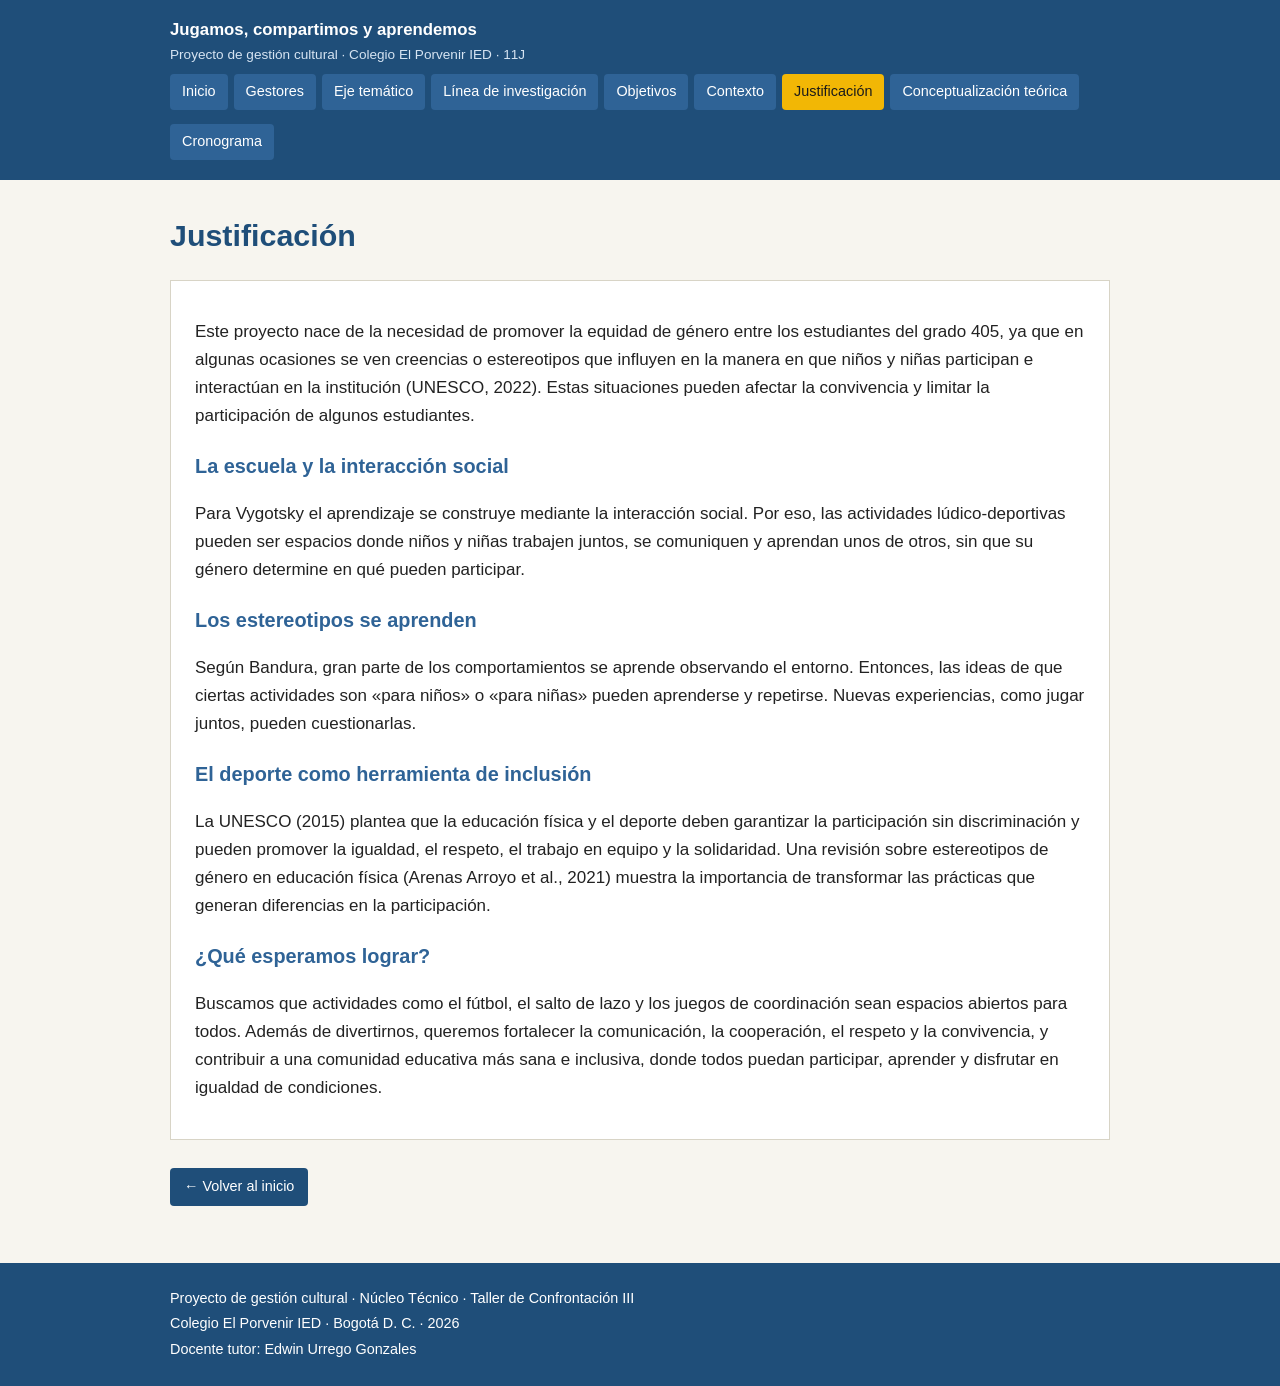
<file: justificacion.html>
<!DOCTYPE html>
<html lang="es">
<head>
<meta charset="UTF-8">
<meta name="viewport" content="width=device-width, initial-scale=1">
<title>Justificación | Jugamos, compartimos y aprendemos</title>
<link rel="stylesheet" href="style.css">
</head>
<body>
<header>
<div class="contenedor">
<div class="marca">Jugamos, compartimos y aprendemos<span>Proyecto de gestión cultural · Colegio El Porvenir IED · 11J</span></div>
<nav aria-label="Menú principal"><ul><li><a href="index.html">Inicio</a></li><li><a href="gestores.html">Gestores</a></li><li><a href="eje-tematico.html">Eje temático</a></li><li><a href="linea-investigacion.html">Línea de investigación</a></li><li><a href="objetivos.html">Objetivos</a></li><li><a href="contexto.html">Contexto</a></li><li><a href="justificacion.html" class="activo">Justificación</a></li><li><a href="conceptualizacion-teorica.html">Conceptualización teórica</a></li><li><a href="cronograma.html">Cronograma</a></li></ul></nav>
</div>
</header>

<main>
<div class="contenedor">
<h1 class="titulo">Justificación</h1>
<div class="caja">
<p>Este proyecto nace de la necesidad de promover la equidad de género entre los estudiantes del grado 405, ya que en algunas ocasiones se ven creencias o estereotipos que influyen en la manera en que niños y niñas participan e interactúan en la institución (UNESCO, 2022). Estas situaciones pueden afectar la convivencia y limitar la participación de algunos estudiantes.</p>
<h3>La escuela y la interacción social</h3>
<p>Para Vygotsky el aprendizaje se construye mediante la interacción social. Por eso, las actividades lúdico-deportivas pueden ser espacios donde niños y niñas trabajen juntos, se comuniquen y aprendan unos de otros, sin que su género determine en qué pueden participar.</p>
<h3>Los estereotipos se aprenden</h3>
<p>Según Bandura, gran parte de los comportamientos se aprende observando el entorno. Entonces, las ideas de que ciertas actividades son «para niños» o «para niñas» pueden aprenderse y repetirse. Nuevas experiencias, como jugar juntos, pueden cuestionarlas.</p>
<h3>El deporte como herramienta de inclusión</h3>
<p>La UNESCO (2015) plantea que la educación física y el deporte deben garantizar la participación sin discriminación y pueden promover la igualdad, el respeto, el trabajo en equipo y la solidaridad. Una revisión sobre estereotipos de género en educación física (Arenas Arroyo et al., 2021) muestra la importancia de transformar las prácticas que generan diferencias en la participación.</p>
<h3>¿Qué esperamos lograr?</h3>
<p>Buscamos que actividades como el fútbol, el salto de lazo y los juegos de coordinación sean espacios abiertos para todos. Además de divertirnos, queremos fortalecer la comunicación, la cooperación, el respeto y la convivencia, y contribuir a una comunidad educativa más sana e inclusiva, donde todos puedan participar, aprender y disfrutar en igualdad de condiciones.</p>
</div>
<p class="pie-pagina"><a class="boton" href="index.html">← Volver al inicio</a></p>
</div>
</main>
<footer>
<div class="contenedor">
<p>Proyecto de gestión cultural · Núcleo Técnico · Taller de Confrontación III</p>
<p>Colegio El Porvenir IED · Bogotá D. C. · 2026</p>
<p>Docente tutor: Edwin Urrego Gonzales</p>
</div>
</footer>
</body>
</html>
</file>
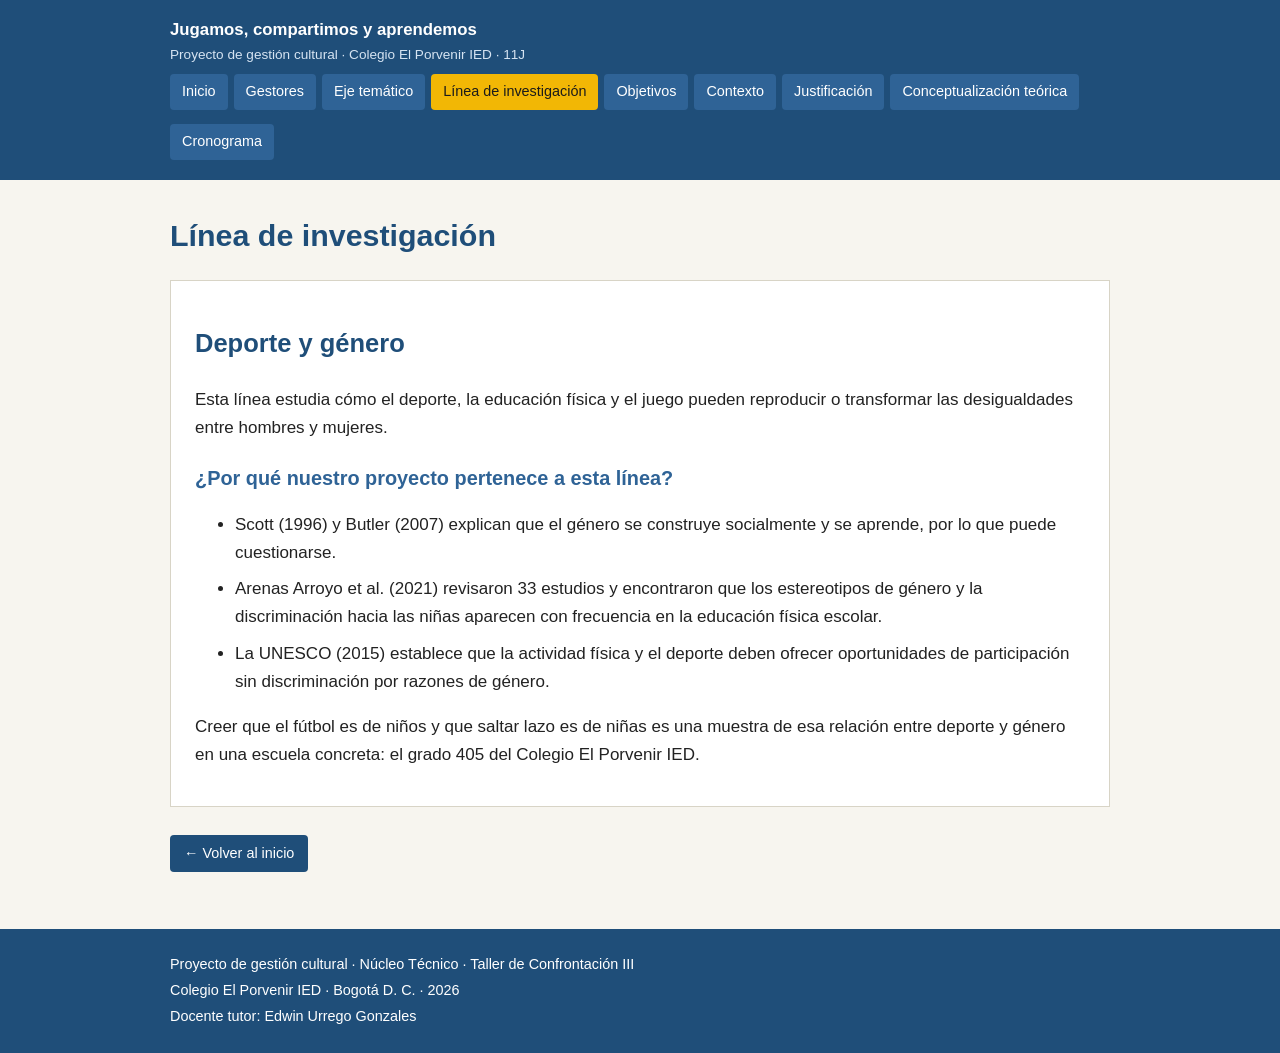
<file: linea-investigacion.html>
<!DOCTYPE html>
<html lang="es">
<head>
<meta charset="UTF-8">
<meta name="viewport" content="width=device-width, initial-scale=1">
<title>Línea de investigación | Jugamos, compartimos y aprendemos</title>
<link rel="stylesheet" href="style.css">
</head>
<body>
<header>
<div class="contenedor">
<div class="marca">Jugamos, compartimos y aprendemos<span>Proyecto de gestión cultural · Colegio El Porvenir IED · 11J</span></div>
<nav aria-label="Menú principal"><ul><li><a href="index.html">Inicio</a></li><li><a href="gestores.html">Gestores</a></li><li><a href="eje-tematico.html">Eje temático</a></li><li><a href="linea-investigacion.html" class="activo">Línea de investigación</a></li><li><a href="objetivos.html">Objetivos</a></li><li><a href="contexto.html">Contexto</a></li><li><a href="justificacion.html">Justificación</a></li><li><a href="conceptualizacion-teorica.html">Conceptualización teórica</a></li><li><a href="cronograma.html">Cronograma</a></li></ul></nav>
</div>
</header>

<main>
<div class="contenedor">
<h1 class="titulo">Línea de investigación</h1>
<div class="caja">
<h2>Deporte y género</h2>
<p>Esta línea estudia cómo el deporte, la educación física y el juego pueden reproducir o transformar las desigualdades entre hombres y mujeres.</p>
<h3>¿Por qué nuestro proyecto pertenece a esta línea?</h3>
<ul>
<li>Scott (1996) y Butler (2007) explican que el género se construye socialmente y se aprende, por lo que puede cuestionarse.</li>
<li>Arenas Arroyo et al. (2021) revisaron 33 estudios y encontraron que los estereotipos de género y la discriminación hacia las niñas aparecen con frecuencia en la educación física escolar.</li>
<li>La UNESCO (2015) establece que la actividad física y el deporte deben ofrecer oportunidades de participación sin discriminación por razones de género.</li>
</ul>
<p>Creer que el fútbol es de niños y que saltar lazo es de niñas es una muestra de esa relación entre deporte y género en una escuela concreta: el grado 405 del Colegio El Porvenir IED.</p>
</div>
<p class="pie-pagina"><a class="boton" href="index.html">← Volver al inicio</a></p>
</div>
</main>
<footer>
<div class="contenedor">
<p>Proyecto de gestión cultural · Núcleo Técnico · Taller de Confrontación III</p>
<p>Colegio El Porvenir IED · Bogotá D. C. · 2026</p>
<p>Docente tutor: Edwin Urrego Gonzales</p>
</div>
</footer>
</body>
</html>
</file>
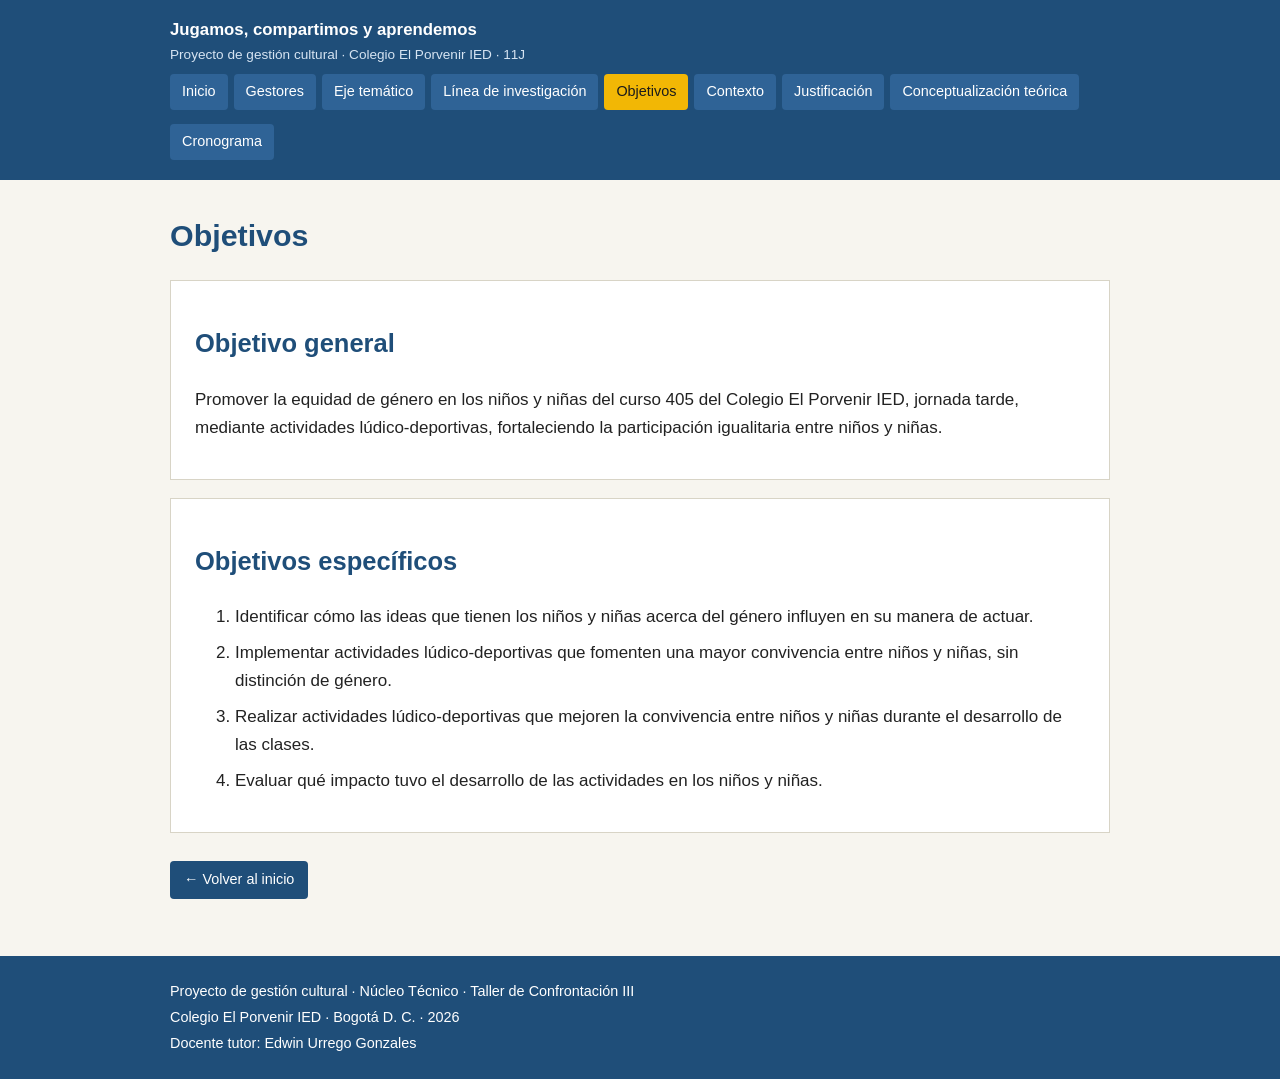
<file: objetivos.html>
<!DOCTYPE html>
<html lang="es">
<head>
<meta charset="UTF-8">
<meta name="viewport" content="width=device-width, initial-scale=1">
<title>Objetivos | Jugamos, compartimos y aprendemos</title>
<link rel="stylesheet" href="style.css">
</head>
<body>
<header>
<div class="contenedor">
<div class="marca">Jugamos, compartimos y aprendemos<span>Proyecto de gestión cultural · Colegio El Porvenir IED · 11J</span></div>
<nav aria-label="Menú principal"><ul><li><a href="index.html">Inicio</a></li><li><a href="gestores.html">Gestores</a></li><li><a href="eje-tematico.html">Eje temático</a></li><li><a href="linea-investigacion.html">Línea de investigación</a></li><li><a href="objetivos.html" class="activo">Objetivos</a></li><li><a href="contexto.html">Contexto</a></li><li><a href="justificacion.html">Justificación</a></li><li><a href="conceptualizacion-teorica.html">Conceptualización teórica</a></li><li><a href="cronograma.html">Cronograma</a></li></ul></nav>
</div>
</header>

<main>
<div class="contenedor">
<h1 class="titulo">Objetivos</h1>
<div class="caja">
<h2>Objetivo general</h2>
<p>Promover la equidad de género en los niños y niñas del curso 405 del Colegio El Porvenir IED, jornada tarde, mediante actividades lúdico-deportivas, fortaleciendo la participación igualitaria entre niños y niñas.</p>
</div>
<div class="caja">
<h2>Objetivos específicos</h2>
<ol>
<li>Identificar cómo las ideas que tienen los niños y niñas acerca del género influyen en su manera de actuar.</li>
<li>Implementar actividades lúdico-deportivas que fomenten una mayor convivencia entre niños y niñas, sin distinción de género.</li>
<li>Realizar actividades lúdico-deportivas que mejoren la convivencia entre niños y niñas durante el desarrollo de las clases.</li>
<li>Evaluar qué impacto tuvo el desarrollo de las actividades en los niños y niñas.</li>
</ol>
</div>
<p class="pie-pagina"><a class="boton" href="index.html">← Volver al inicio</a></p>
</div>
</main>
<footer>
<div class="contenedor">
<p>Proyecto de gestión cultural · Núcleo Técnico · Taller de Confrontación III</p>
<p>Colegio El Porvenir IED · Bogotá D. C. · 2026</p>
<p>Docente tutor: Edwin Urrego Gonzales</p>
</div>
</footer>
</body>
</html>
</file>
<file: style.css>
/* Sitio estatico sencillo, colores planos */
* { box-sizing: border-box; }
body { margin: 0; font-family: Arial, Helvetica, sans-serif; font-size: 17px; line-height: 1.65; color: #222222; background: #f7f5ef; }
a { color: #1f4e79; }
header { background: #1f4e79; color: #ffffff; }
.contenedor { max-width: 980px; margin: 0 auto; padding: 0 20px; }
.marca { padding: 16px 0 8px; font-size: 1.05rem; font-weight: bold; }
.marca span { display: block; font-weight: normal; font-size: 0.85rem; color: #d6e4f2; }
nav ul { list-style: none; margin: 0; padding: 0 0 12px; display: flex; flex-wrap: wrap; gap: 6px; }
nav a { display: block; padding: 6px 12px; color: #ffffff; text-decoration: none; background: #2f6396; border-radius: 4px; font-size: 0.9rem; }
nav a:hover, nav a.activo { background: #f2b705; color: #1b1b1b; }
.portada { background: #ffffff; border-bottom: 6px solid #f2b705; padding: 44px 0 40px; }
.portada h1 { margin: 0 0 12px; font-size: 2.1rem; line-height: 1.2; color: #1f4e79; }
.portada .etiqueta { margin: 0 0 8px; text-transform: uppercase; letter-spacing: 1px; font-size: 0.8rem; color: #555555; }
.pregunta { margin-top: 22px; padding: 16px 20px; background: #fff6d6; border-left: 6px solid #f2b705; }
.pregunta h2 { margin: 0 0 6px; font-size: 1rem; color: #1f4e79; }
.pregunta p { margin: 0; font-size: 1.15rem; font-style: italic; }
main { padding: 30px 0 40px; }
h1.titulo { margin-top: 0; color: #1f4e79; font-size: 1.9rem; }
h2 { color: #1f4e79; }
h3 { color: #2f6396; margin-bottom: 4px; }
.rejilla { display: grid; grid-template-columns: repeat(auto-fit, minmax(280px, 1fr)); gap: 18px; margin-top: 18px; }
.tarjeta { background: #ffffff; border: 1px solid #d8d4c6; border-top: 5px solid #1f4e79; padding: 18px 20px; }
.tarjeta h2, .tarjeta h3 { margin-top: 0; color: #1f4e79; font-size: 1.2rem; }
.tarjeta p { margin: 0 0 10px; }
.boton { display: inline-block; padding: 7px 14px; background: #1f4e79; color: #ffffff; text-decoration: none; border-radius: 4px; font-size: 0.9rem; }
.boton:hover { background: #f2b705; color: #1b1b1b; }
.caja { background: #ffffff; border: 1px solid #d8d4c6; padding: 20px 24px; margin-bottom: 18px; }
.nota { background: #eaf1f8; border-left: 6px solid #1f4e79; padding: 12px 16px; margin: 16px 0; }
table { width: 100%; border-collapse: collapse; background: #ffffff; }
th, td { border: 1px solid #c9c5b6; padding: 9px 12px; text-align: left; vertical-align: top; }
th { background: #1f4e79; color: #ffffff; }
.tabla-scroll { overflow-x: auto; }
ol li, ul li { margin-bottom: 8px; }
.referencias li { font-size: 0.9rem; }
.pie-pagina { margin-top: 28px; }
footer { background: #1f4e79; color: #ffffff; padding: 22px 0; font-size: 0.9rem; }
footer p { margin: 2px 0; }
@media (max-width: 600px) {
  .portada h1 { font-size: 1.6rem; }
  body { font-size: 16px; }
}
figure { margin: 0; }
figure img, figure video { display: block; width: 100%; height: auto; max-height: 520px; object-fit: contain; background: #000000; }
.tarjeta figure, figure.tarjeta { padding: 12px; }
figcaption { font-size: 0.9rem; color: #444444; margin-top: 8px; }
.galeria { margin-top: 30px; }
figure.caja img { max-width: 640px; margin: 0 auto; }
</file>
